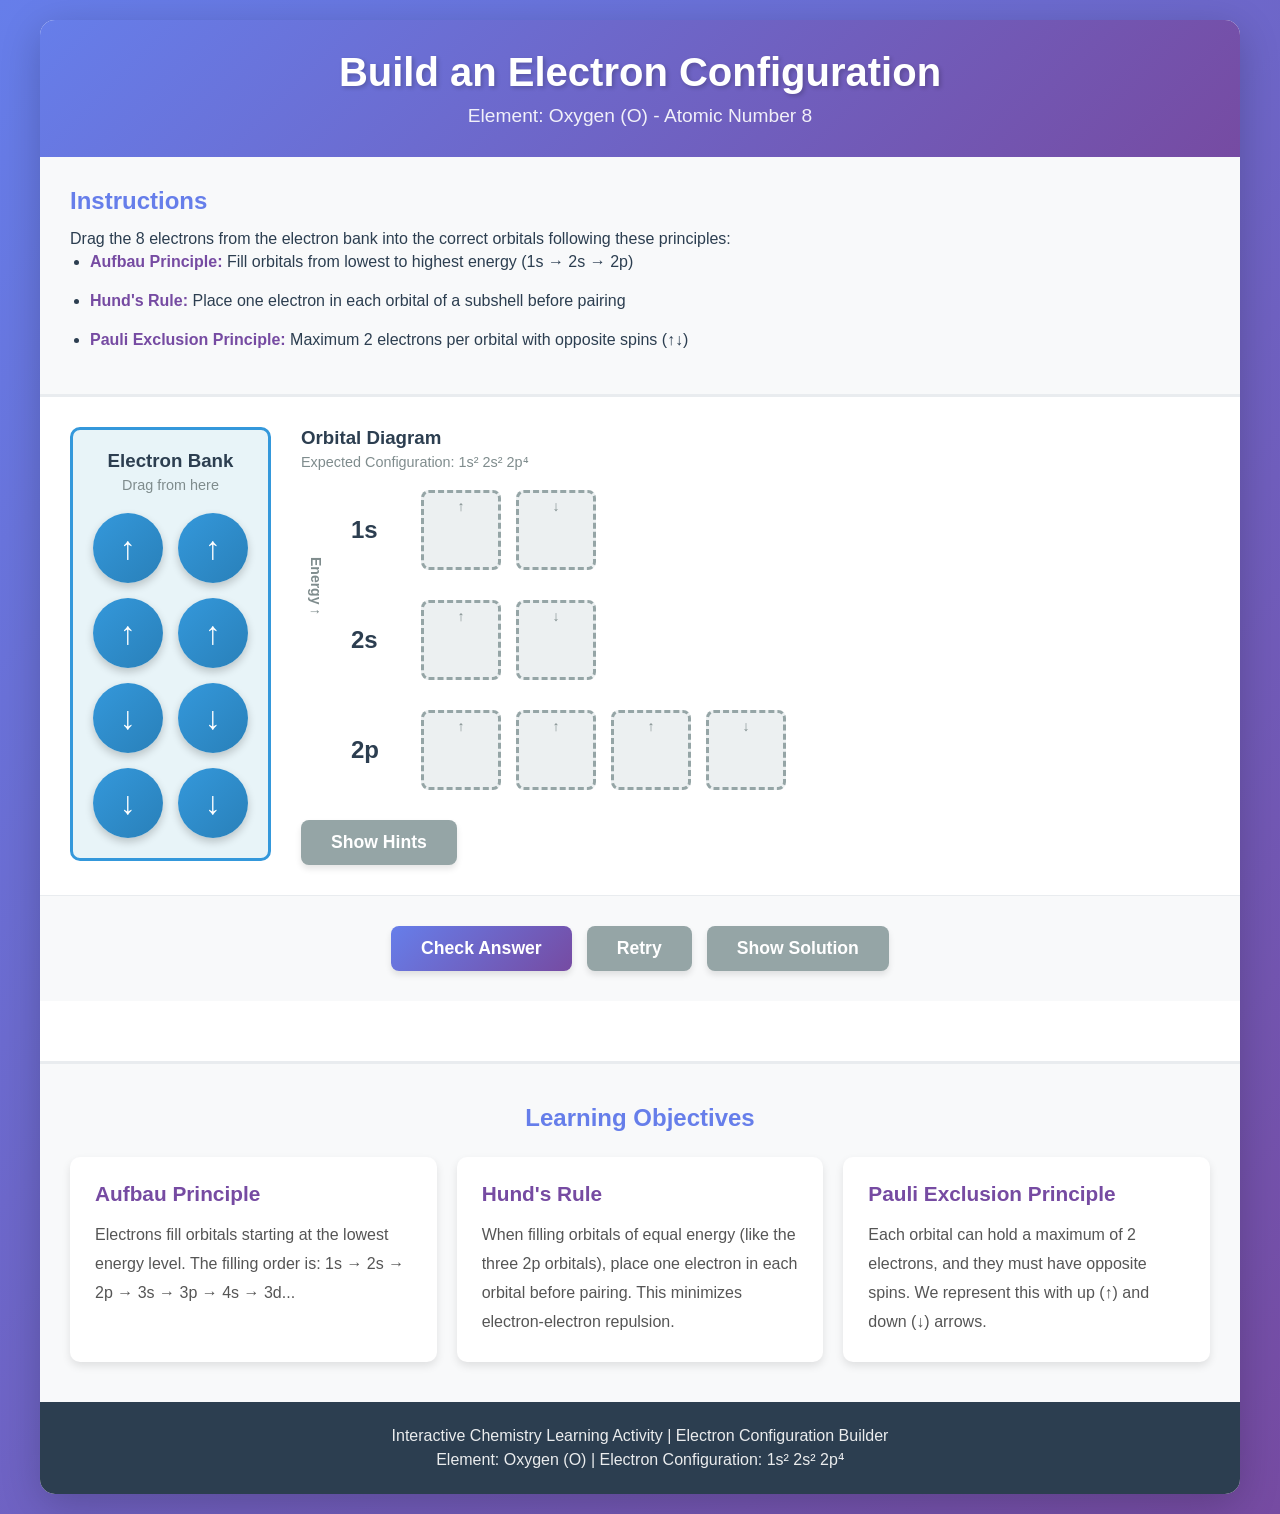
<file: activities/01_electron_configuration/index.html>
<!DOCTYPE html>
<html lang="en">
<head>
    <meta charset="UTF-8">
    <meta name="viewport" content="width=device-width, initial-scale=1.0">
    <title>Electron Configuration: Oxygen - Interactive Learning Activity</title>
    <link rel="stylesheet" href="css/style.css">
</head>
<body>
    <div class="container">
        <!-- Header -->
        <header class="activity-header">
            <h1>Build an Electron Configuration</h1>
            <p class="subtitle">Element: Oxygen (O) - Atomic Number 8</p>
        </header>

        <!-- Instructions -->
        <section class="instructions">
            <h2>Instructions</h2>
            <p>Drag the 8 electrons from the electron bank into the correct orbitals following these principles:</p>
            <ul>
                <li><strong>Aufbau Principle:</strong> Fill orbitals from lowest to highest energy (1s → 2s → 2p)</li>
                <li><strong>Hund's Rule:</strong> Place one electron in each orbital of a subshell before pairing</li>
                <li><strong>Pauli Exclusion Principle:</strong> Maximum 2 electrons per orbital with opposite spins (↑↓)</li>
            </ul>
        </section>

        <!-- Main Activity Area -->
        <div class="activity-area">
            <!-- Electron Bank (Left Side) -->
            <aside class="electron-bank">
                <h3>Electron Bank</h3>
                <p class="bank-subtitle">Drag from here</p>
                <div class="electrons-container" id="electronBank">
                    <!-- Electrons will be generated by JavaScript -->
                </div>
            </aside>

            <!-- Orbital Diagram (Right Side) -->
            <main class="orbital-diagram">
                <h3>Orbital Diagram</h3>
                <p class="diagram-subtitle">Expected Configuration: 1s² 2s² 2p⁴</p>

                <!-- Energy Level Indicator -->
                <div class="energy-axis">
                    <span class="axis-label">Energy ↑</span>
                </div>

                <!-- Orbital Levels -->
                <div class="orbital-container">
                    <!-- 1s Orbital -->
                    <div class="orbital-level">
                        <span class="orbital-label">1s</span>
                        <div class="orbital-boxes">
                            <div class="drop-zone" data-orbital="1s" data-position="up" data-spin="up">
                                <span class="box-label">↑</span>
                            </div>
                            <div class="drop-zone" data-orbital="1s" data-position="down" data-spin="down">
                                <span class="box-label">↓</span>
                            </div>
                        </div>
                    </div>

                    <!-- 2s Orbital -->
                    <div class="orbital-level">
                        <span class="orbital-label">2s</span>
                        <div class="orbital-boxes">
                            <div class="drop-zone" data-orbital="2s" data-position="up" data-spin="up">
                                <span class="box-label">↑</span>
                            </div>
                            <div class="drop-zone" data-orbital="2s" data-position="down" data-spin="down">
                                <span class="box-label">↓</span>
                            </div>
                        </div>
                    </div>

                    <!-- 2p Orbitals -->
                    <div class="orbital-level">
                        <span class="orbital-label">2p</span>
                        <div class="orbital-boxes">
                            <div class="drop-zone" data-orbital="2p" data-position="px-up" data-spin="up">
                                <span class="box-label">↑</span>
                            </div>
                            <div class="drop-zone" data-orbital="2p" data-position="py-up" data-spin="up">
                                <span class="box-label">↑</span>
                            </div>
                            <div class="drop-zone" data-orbital="2p" data-position="pz-up" data-spin="up">
                                <span class="box-label">↑</span>
                            </div>
                            <div class="drop-zone" data-orbital="2p" data-position="px-down" data-spin="down">
                                <span class="box-label">↓</span>
                            </div>
                        </div>
                    </div>
                </div>

                <!-- Hints Section -->
                <div class="hints-section">
                    <button id="showHints" class="btn-secondary">Show Hints</button>
                    <div id="hintsContent" class="hints-content hidden">
                        <h4>Helpful Hints:</h4>
                        <ul>
                            <li>Start with the lowest energy level (1s)</li>
                            <li>Fill each orbital completely before moving to the next energy level</li>
                            <li>For 2p orbitals, place one electron in each before pairing (Hund's rule)</li>
                            <li>The 8th electron will pair up in the first 2p orbital</li>
                        </ul>
                    </div>
                </div>
            </main>
        </div>

        <!-- Control Buttons -->
        <section class="controls">
            <button id="checkAnswer" class="btn-primary">Check Answer</button>
            <button id="retry" class="btn-secondary">Retry</button>
            <button id="showSolution" class="btn-secondary">Show Solution</button>
        </section>

        <!-- Feedback Area -->
        <section class="feedback" id="feedback">
            <!-- Feedback will be displayed here by JavaScript -->
        </section>

        <!-- Educational Content -->
        <section class="educational-content">
            <h2>Learning Objectives</h2>
            <div class="learning-grid">
                <div class="learning-card">
                    <h3>Aufbau Principle</h3>
                    <p>Electrons fill orbitals starting at the lowest energy level. The filling order is: 1s → 2s → 2p → 3s → 3p → 4s → 3d...</p>
                </div>
                <div class="learning-card">
                    <h3>Hund's Rule</h3>
                    <p>When filling orbitals of equal energy (like the three 2p orbitals), place one electron in each orbital before pairing. This minimizes electron-electron repulsion.</p>
                </div>
                <div class="learning-card">
                    <h3>Pauli Exclusion Principle</h3>
                    <p>Each orbital can hold a maximum of 2 electrons, and they must have opposite spins. We represent this with up (↑) and down (↓) arrows.</p>
                </div>
            </div>
        </section>

        <!-- Footer -->
        <footer class="activity-footer">
            <p>Interactive Chemistry Learning Activity | Electron Configuration Builder</p>
            <p>Element: Oxygen (O) | Electron Configuration: 1s² 2s² 2p⁴</p>
        </footer>
    </div>

    <!-- JavaScript -->
    <script src="js/activity.js"></script>
</body>
</html>
</file>
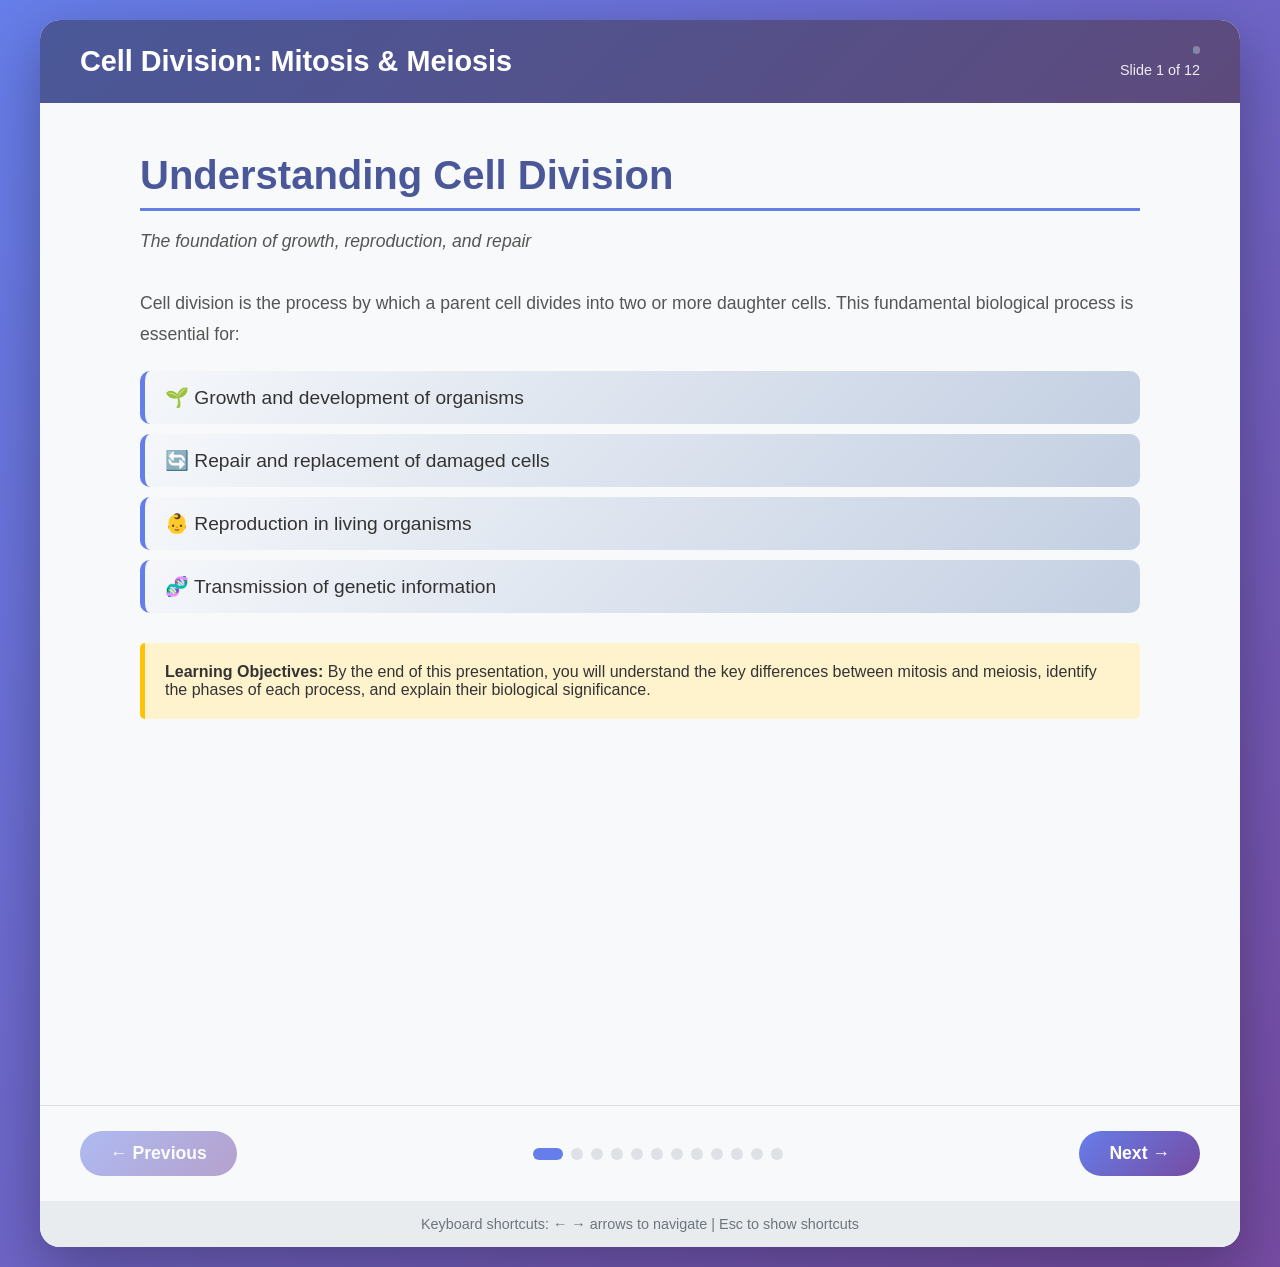
<file: activities/03_cell_division_slides/index.html>
<!DOCTYPE html>
<html lang="en">
<head>
    <meta charset="UTF-8">
    <meta name="viewport" content="width=device-width, initial-scale=1.0">
    <title>Cell Division: Mitosis & Meiosis - Interactive Presentation</title>
    <link rel="stylesheet" href="css/style.css">
</head>
<body>
    <div class="presentation-container">
        <!-- Header -->
        <header class="presentation-header">
            <h1>Cell Division: Mitosis & Meiosis</h1>
            <div class="progress-container">
                <div class="progress-bar" id="progressBar"></div>
                <span class="progress-text" id="progressText">Slide 1 of 12</span>
            </div>
        </header>

        <!-- Slides Container -->
        <main class="slides-wrapper">
            <div class="slides" id="slidesContainer">

                <!-- Slide 1: Title/Introduction -->
                <section class="slide active" data-slide="1">
                    <div class="slide-content">
                        <h2>Understanding Cell Division</h2>
                        <p class="subtitle">The foundation of growth, reproduction, and repair</p>
                        <div class="intro-content">
                            <p>Cell division is the process by which a parent cell divides into two or more daughter cells. This fundamental biological process is essential for:</p>
                            <ul class="feature-list">
                                <li>🌱 Growth and development of organisms</li>
                                <li>🔄 Repair and replacement of damaged cells</li>
                                <li>👶 Reproduction in living organisms</li>
                                <li>🧬 Transmission of genetic information</li>
                            </ul>
                        </div>
                        <div class="slide-note">
                            <strong>Learning Objectives:</strong> By the end of this presentation, you will understand the key differences between mitosis and meiosis, identify the phases of each process, and explain their biological significance.
                        </div>
                    </div>
                </section>

                <!-- Slide 2: Cell Cycle Overview -->
                <section class="slide" data-slide="2">
                    <div class="slide-content">
                        <h2>The Cell Cycle</h2>
                        <div class="diagram-container">
                            <div class="cell-cycle-diagram">
                                <div class="cycle-phase interphase">
                                    <h3>Interphase</h3>
                                    <p>G1, S, G2 phases</p>
                                    <small>~90% of cycle</small>
                                </div>
                                <div class="cycle-phase mitosis">
                                    <h3>M Phase</h3>
                                    <p>Mitosis & Cytokinesis</p>
                                    <small>~10% of cycle</small>
                                </div>
                            </div>
                        </div>
                        <div class="text-content">
                            <p><strong>Interphase</strong> is the period between cell divisions where the cell grows and replicates its DNA:</p>
                            <ul>
                                <li><strong>G1 Phase:</strong> Cell growth and normal functions</li>
                                <li><strong>S Phase:</strong> DNA replication (synthesis)</li>
                                <li><strong>G2 Phase:</strong> Further growth and preparation for division</li>
                            </ul>
                        </div>
                    </div>
                </section>

                <!-- Slide 3: Quiz 1 - Cell Cycle -->
                <section class="slide quiz-slide" data-slide="3">
                    <div class="slide-content">
                        <h2>Knowledge Check: Cell Cycle</h2>
                        <div class="quiz-container">
                            <div class="question">
                                <p class="question-text">During which phase does DNA replication occur?</p>
                                <div class="options">
                                    <button class="option-btn" data-answer="wrong" data-feedback="G1 is the growth phase before DNA replication.">A) G1 Phase</button>
                                    <button class="option-btn" data-answer="correct" data-feedback="Correct! The S (Synthesis) phase is when DNA replication occurs, resulting in identical sister chromatids.">B) S Phase</button>
                                    <button class="option-btn" data-answer="wrong" data-feedback="G2 is the growth phase after DNA replication.">C) G2 Phase</button>
                                    <button class="option-btn" data-answer="wrong" data-feedback="M phase is when the actual division occurs, not DNA replication.">D) M Phase</button>
                                </div>
                                <div class="feedback" id="quiz1-feedback"></div>
                            </div>
                        </div>
                    </div>
                </section>

                <!-- Slide 4: Introduction to Mitosis -->
                <section class="slide" data-slide="4">
                    <div class="slide-content">
                        <h2>Mitosis: Somatic Cell Division</h2>
                        <div class="split-content">
                            <div class="content-left">
                                <h3>Purpose</h3>
                                <p>Mitosis produces two genetically identical daughter cells from a single parent cell.</p>
                                <h3>Key Characteristics</h3>
                                <ul>
                                    <li>Occurs in somatic (body) cells</li>
                                    <li>Produces 2 daughter cells</li>
                                    <li>Maintains chromosome number</li>
                                    <li>Genetically identical to parent</li>
                                </ul>
                            </div>
                            <div class="content-right">
                                <div class="info-box">
                                    <h4>Example</h4>
                                    <p>If a parent cell has 46 chromosomes (diploid), each daughter cell will also have 46 chromosomes.</p>
                                    <p class="formula">2n → 2n + 2n</p>
                                </div>
                            </div>
                        </div>
                    </div>
                </section>

                <!-- Slide 5: Phases of Mitosis -->
                <section class="slide" data-slide="5">
                    <div class="slide-content">
                        <h2>Phases of Mitosis: PMAT</h2>
                        <div class="phases-grid">
                            <div class="phase-card" data-phase="prophase">
                                <h3>Prophase</h3>
                                <div class="phase-visual">P</div>
                                <ul>
                                    <li>Chromatin condenses into chromosomes</li>
                                    <li>Nuclear envelope breaks down</li>
                                    <li>Spindle fibers form</li>
                                    <li>Centrioles move to opposite poles</li>
                                </ul>
                            </div>
                            <div class="phase-card" data-phase="metaphase">
                                <h3>Metaphase</h3>
                                <div class="phase-visual">M</div>
                                <ul>
                                    <li>Chromosomes align at cell equator</li>
                                    <li>Forms the metaphase plate</li>
                                    <li>Spindle fibers attach to centromeres</li>
                                    <li>Checkpoint ensures proper attachment</li>
                                </ul>
                            </div>
                            <div class="phase-card" data-phase="anaphase">
                                <h3>Anaphase</h3>
                                <div class="phase-visual">A</div>
                                <ul>
                                    <li>Sister chromatids separate</li>
                                    <li>Move to opposite poles</li>
                                    <li>Spindle fibers shorten</li>
                                    <li>Cell begins to elongate</li>
                                </ul>
                            </div>
                            <div class="phase-card" data-phase="telophase">
                                <h3>Telophase</h3>
                                <div class="phase-visual">T</div>
                                <ul>
                                    <li>Nuclear envelopes reform</li>
                                    <li>Chromosomes decondense</li>
                                    <li>Spindle fibers disappear</li>
                                    <li>Cytokinesis begins</li>
                                </ul>
                            </div>
                        </div>
                        <p class="mnemonic"><strong>Memory Aid:</strong> <em>Please Make A Tasty (PMAT)</em></p>
                    </div>
                </section>

                <!-- Slide 6: Interactive Mitosis Diagram -->
                <section class="slide interactive-slide" data-slide="6">
                    <div class="slide-content">
                        <h2>Interactive: Identify the Phase</h2>
                        <p class="instruction">Click on each diagram to reveal which phase of mitosis it represents:</p>
                        <div class="interactive-diagrams">
                            <div class="clickable-diagram" data-phase="metaphase">
                                <div class="diagram-placeholder">
                                    <div class="cell-diagram metaphase-diagram">
                                        <div class="chromosomes-metaphase"></div>
                                    </div>
                                </div>
                                <button class="reveal-btn">Reveal Phase</button>
                                <div class="phase-answer hidden">
                                    <strong>Metaphase</strong>
                                    <p>Chromosomes aligned at the center</p>
                                </div>
                            </div>
                            <div class="clickable-diagram" data-phase="anaphase">
                                <div class="diagram-placeholder">
                                    <div class="cell-diagram anaphase-diagram">
                                        <div class="chromosomes-anaphase"></div>
                                    </div>
                                </div>
                                <button class="reveal-btn">Reveal Phase</button>
                                <div class="phase-answer hidden">
                                    <strong>Anaphase</strong>
                                    <p>Sister chromatids moving apart</p>
                                </div>
                            </div>
                            <div class="clickable-diagram" data-phase="prophase">
                                <div class="diagram-placeholder">
                                    <div class="cell-diagram prophase-diagram">
                                        <div class="chromosomes-prophase"></div>
                                    </div>
                                </div>
                                <button class="reveal-btn">Reveal Phase</button>
                                <div class="phase-answer hidden">
                                    <strong>Prophase</strong>
                                    <p>Chromosomes condensing, nuclear envelope breaking down</p>
                                </div>
                            </div>
                        </div>
                    </div>
                </section>

                <!-- Slide 7: Quiz 2 - Mitosis -->
                <section class="slide quiz-slide" data-slide="7">
                    <div class="slide-content">
                        <h2>Knowledge Check: Mitosis</h2>
                        <div class="quiz-container">
                            <div class="question">
                                <p class="question-text">What happens during anaphase of mitosis?</p>
                                <div class="options">
                                    <button class="option-btn" data-answer="wrong" data-feedback="This describes metaphase, not anaphase.">A) Chromosomes line up at the cell's equator</button>
                                    <button class="option-btn" data-answer="correct" data-feedback="Correct! During anaphase, sister chromatids separate and move to opposite poles of the cell.">B) Sister chromatids separate and move to opposite poles</button>
                                    <button class="option-btn" data-answer="wrong" data-feedback="This describes prophase, not anaphase.">C) The nuclear envelope breaks down</button>
                                    <button class="option-btn" data-answer="wrong" data-feedback="This describes telophase/cytokinesis, not anaphase.">D) The cell membrane pinches inward</button>
                                </div>
                                <div class="feedback" id="quiz2-feedback"></div>
                            </div>
                        </div>
                    </div>
                </section>

                <!-- Slide 8: Introduction to Meiosis -->
                <section class="slide" data-slide="8">
                    <div class="slide-content">
                        <h2>Meiosis: Reproductive Cell Division</h2>
                        <div class="split-content">
                            <div class="content-left">
                                <h3>Purpose</h3>
                                <p>Meiosis produces four genetically unique gametes (sex cells) from a single parent cell.</p>
                                <h3>Key Characteristics</h3>
                                <ul>
                                    <li>Occurs in reproductive cells</li>
                                    <li>Produces 4 daughter cells</li>
                                    <li>Reduces chromosome number by half</li>
                                    <li>Genetically unique (variation)</li>
                                    <li>Two rounds of division (Meiosis I & II)</li>
                                </ul>
                            </div>
                            <div class="content-right">
                                <div class="info-box">
                                    <h4>Example</h4>
                                    <p>If a parent cell has 46 chromosomes (diploid), each gamete will have 23 chromosomes (haploid).</p>
                                    <p class="formula">2n → n + n + n + n</p>
                                    <p class="note">When fertilization occurs, two gametes combine to restore the diploid number.</p>
                                </div>
                            </div>
                        </div>
                    </div>
                </section>

                <!-- Slide 9: Meiosis I vs Meiosis II -->
                <section class="slide" data-slide="9">
                    <div class="slide-content">
                        <h2>Two Rounds of Division</h2>
                        <div class="comparison-table">
                            <div class="comparison-column">
                                <h3>Meiosis I</h3>
                                <p class="subtitle">Reductional Division</p>
                                <ul>
                                    <li><strong>Prophase I:</strong> Homologous chromosomes pair up (synapsis) and crossing over occurs</li>
                                    <li><strong>Metaphase I:</strong> Homologous pairs align at equator</li>
                                    <li><strong>Anaphase I:</strong> Homologous chromosomes separate</li>
                                    <li><strong>Telophase I:</strong> Two haploid cells form</li>
                                </ul>
                                <p class="key-point"><strong>Result:</strong> 2 haploid cells (each with duplicated chromosomes)</p>
                            </div>
                            <div class="comparison-column">
                                <h3>Meiosis II</h3>
                                <p class="subtitle">Equational Division (like Mitosis)</p>
                                <ul>
                                    <li><strong>Prophase II:</strong> Chromosomes condense again</li>
                                    <li><strong>Metaphase II:</strong> Chromosomes align at equator</li>
                                    <li><strong>Anaphase II:</strong> Sister chromatids separate</li>
                                    <li><strong>Telophase II:</strong> Four haploid cells form</li>
                                </ul>
                                <p class="key-point"><strong>Result:</strong> 4 haploid gametes (each with single chromosomes)</p>
                            </div>
                        </div>
                    </div>
                </section>

                <!-- Slide 10: Quiz 3 - Meiosis -->
                <section class="slide quiz-slide" data-slide="10">
                    <div class="slide-content">
                        <h2>Knowledge Check: Meiosis</h2>
                        <div class="quiz-container">
                            <div class="question">
                                <p class="question-text">What is the main purpose of meiosis?</p>
                                <div class="options">
                                    <button class="option-btn" data-answer="wrong" data-feedback="Growth and repair are functions of mitosis, not meiosis.">A) Growth and repair of body tissues</button>
                                    <button class="option-btn" data-answer="correct" data-feedback="Correct! Meiosis produces gametes (sex cells) with half the chromosome number, essential for sexual reproduction.">B) Production of sex cells for reproduction</button>
                                    <button class="option-btn" data-answer="wrong" data-feedback="Creating identical cells is the function of mitosis.">C) Creating genetically identical cells</button>
                                    <button class="option-btn" data-answer="wrong" data-feedback="Meiosis reduces chromosome number; it doesn't maintain it.">D) Maintaining chromosome number</button>
                                </div>
                                <div class="feedback" id="quiz3-feedback"></div>
                            </div>
                        </div>
                    </div>
                </section>

                <!-- Slide 11: Mitosis vs Meiosis Comparison -->
                <section class="slide" data-slide="11">
                    <div class="slide-content">
                        <h2>Mitosis vs. Meiosis: Key Differences</h2>
                        <table class="comparison-table-full">
                            <thead>
                                <tr>
                                    <th>Feature</th>
                                    <th>Mitosis</th>
                                    <th>Meiosis</th>
                                </tr>
                            </thead>
                            <tbody>
                                <tr>
                                    <td><strong>Purpose</strong></td>
                                    <td>Growth, repair, asexual reproduction</td>
                                    <td>Sexual reproduction</td>
                                </tr>
                                <tr>
                                    <td><strong>Cell Type</strong></td>
                                    <td>Somatic (body) cells</td>
                                    <td>Germ (reproductive) cells</td>
                                </tr>
                                <tr>
                                    <td><strong>Number of Divisions</strong></td>
                                    <td>One</td>
                                    <td>Two (Meiosis I & II)</td>
                                </tr>
                                <tr>
                                    <td><strong>Daughter Cells Produced</strong></td>
                                    <td>2</td>
                                    <td>4</td>
                                </tr>
                                <tr>
                                    <td><strong>Chromosome Number</strong></td>
                                    <td>Same as parent (diploid → diploid)</td>
                                    <td>Half of parent (diploid → haploid)</td>
                                </tr>
                                <tr>
                                    <td><strong>Genetic Variation</strong></td>
                                    <td>Identical to parent</td>
                                    <td>Genetically unique</td>
                                </tr>
                                <tr>
                                    <td><strong>Crossing Over</strong></td>
                                    <td>No</td>
                                    <td>Yes (Prophase I)</td>
                                </tr>
                            </tbody>
                        </table>
                    </div>
                </section>

                <!-- Slide 12: Summary & Final Quiz -->
                <section class="slide" data-slide="12">
                    <div class="slide-content">
                        <h2>Summary & Final Challenge</h2>
                        <div class="summary-content">
                            <h3>What We've Learned</h3>
                            <ul class="summary-list">
                                <li>✓ The cell cycle includes interphase and M phase</li>
                                <li>✓ Mitosis produces 2 identical diploid cells (PMAT)</li>
                                <li>✓ Meiosis produces 4 unique haploid gametes</li>
                                <li>✓ Meiosis involves two divisions and creates genetic variation</li>
                            </ul>
                        </div>
                        <div class="quiz-container">
                            <div class="question">
                                <p class="question-text"><strong>Final Question:</strong> A cell with 20 chromosomes undergoes meiosis. How many chromosomes will each gamete have?</p>
                                <div class="options">
                                    <button class="option-btn" data-answer="wrong" data-feedback="This would be the result of mitosis, not meiosis.">A) 20 chromosomes</button>
                                    <button class="option-btn" data-answer="correct" data-feedback="Correct! Meiosis reduces the chromosome number by half, so each gamete would have 10 chromosomes (haploid).">B) 10 chromosomes</button>
                                    <button class="option-btn" data-answer="wrong" data-feedback="Meiosis doesn't double the chromosome number.">C) 40 chromosomes</button>
                                    <button class="option-btn" data-answer="wrong" data-feedback="Meiosis produces exactly 4 gametes, each with half the chromosomes.">D) 5 chromosomes</button>
                                </div>
                                <div class="feedback" id="quiz4-feedback"></div>
                            </div>
                        </div>
                        <div class="completion-message hidden" id="completionMessage">
                            <h3>🎉 Congratulations!</h3>
                            <p>You've completed the Cell Division presentation!</p>
                            <p class="score-display">Your Score: <span id="finalScore">0/4</span></p>
                        </div>
                    </div>
                </section>

            </div>
        </main>

        <!-- Navigation Controls -->
        <nav class="slide-controls">
            <button class="nav-btn prev-btn" id="prevBtn" aria-label="Previous slide">
                ← Previous
            </button>
            <div class="slide-indicators" id="slideIndicators">
                <!-- Dynamically generated -->
            </div>
            <button class="nav-btn next-btn" id="nextBtn" aria-label="Next slide">
                Next →
            </button>
        </nav>

        <!-- Keyboard shortcuts info -->
        <div class="shortcuts-info">
            <p>Keyboard shortcuts: ← → arrows to navigate | Esc to show shortcuts</p>
        </div>
    </div>

    <script src="js/activity.js"></script>
</body>
</html>
</file>
<file: activities/01_electron_configuration/css/style.css>
/* ========================================
   Electron Configuration Activity Styles
   ======================================== */

/* Reset and Base Styles */
* {
    margin: 0;
    padding: 0;
    box-sizing: border-box;
}

body {
    font-family: 'Segoe UI', Tahoma, Geneva, Verdana, sans-serif;
    background: linear-gradient(135deg, #667eea 0%, #764ba2 100%);
    min-height: 100vh;
    padding: 20px;
    color: #2c3e50;
}

.container {
    max-width: 1200px;
    margin: 0 auto;
    background: #fff;
    border-radius: 15px;
    box-shadow: 0 10px 40px rgba(0, 0, 0, 0.2);
    overflow: hidden;
}

/* Header */
.activity-header {
    background: linear-gradient(135deg, #667eea 0%, #764ba2 100%);
    color: white;
    padding: 30px;
    text-align: center;
}

.activity-header h1 {
    font-size: 2.5em;
    margin-bottom: 10px;
    text-shadow: 2px 2px 4px rgba(0, 0, 0, 0.2);
}

.subtitle {
    font-size: 1.2em;
    opacity: 0.9;
}

/* Instructions */
.instructions {
    padding: 30px;
    background: #f8f9fa;
    border-bottom: 3px solid #e9ecef;
}

.instructions h2 {
    color: #667eea;
    margin-bottom: 15px;
}

.instructions ul {
    margin-left: 20px;
    line-height: 1.8;
}

.instructions li {
    margin-bottom: 10px;
}

.instructions strong {
    color: #764ba2;
}

/* Main Activity Area */
.activity-area {
    display: flex;
    gap: 30px;
    padding: 30px;
    background: white;
}

/* Electron Bank */
.electron-bank {
    flex: 0 0 200px;
    background: #e8f4f8;
    border: 3px solid #3498db;
    border-radius: 10px;
    padding: 20px;
    height: fit-content;
}

.electron-bank h3 {
    color: #2c3e50;
    margin-bottom: 5px;
    text-align: center;
}

.bank-subtitle {
    text-align: center;
    font-size: 0.9em;
    color: #7f8c8d;
    margin-bottom: 20px;
}

.electrons-container {
    display: grid;
    grid-template-columns: repeat(2, 1fr);
    gap: 15px;
}

.electron {
    width: 70px;
    height: 70px;
    background: linear-gradient(135deg, #3498db, #2980b9);
    border-radius: 50%;
    display: flex;
    align-items: center;
    justify-content: center;
    font-size: 32px;
    color: white;
    cursor: grab;
    user-select: none;
    box-shadow: 0 4px 8px rgba(0, 0, 0, 0.2);
    transition: transform 0.2s, box-shadow 0.2s;
    font-weight: bold;
}

.electron:hover {
    transform: translateY(-3px);
    box-shadow: 0 6px 12px rgba(0, 0, 0, 0.3);
}

.electron:active {
    cursor: grabbing;
    transform: scale(0.95);
}

.electron.dragging {
    opacity: 0.5;
    cursor: grabbing;
}

/* Orbital Diagram */
.orbital-diagram {
    flex: 1;
    position: relative;
}

.orbital-diagram h3 {
    color: #2c3e50;
    margin-bottom: 5px;
}

.diagram-subtitle {
    font-size: 0.9em;
    color: #7f8c8d;
    margin-bottom: 20px;
}

.energy-axis {
    position: absolute;
    left: 0;
    top: 80px;
    bottom: 200px;
    width: 30px;
    display: flex;
    align-items: center;
    justify-content: center;
}

.axis-label {
    writing-mode: vertical-rl;
    text-orientation: mixed;
    font-size: 14px;
    color: #7f8c8d;
    font-weight: bold;
}

.orbital-container {
    margin-left: 50px;
    display: flex;
    flex-direction: column;
    gap: 30px;
}

.orbital-level {
    display: flex;
    align-items: center;
    gap: 20px;
}

.orbital-label {
    font-size: 1.5em;
    font-weight: bold;
    color: #2c3e50;
    min-width: 50px;
}

.orbital-boxes {
    display: flex;
    gap: 15px;
}

.drop-zone {
    width: 80px;
    height: 80px;
    border: 3px dashed #95a5a6;
    border-radius: 8px;
    background: #ecf0f1;
    display: flex;
    align-items: center;
    justify-content: center;
    position: relative;
    transition: all 0.3s ease;
}

.drop-zone .box-label {
    position: absolute;
    top: 5px;
    font-size: 14px;
    color: #7f8c8d;
}

.drop-zone.drag-over {
    background: #d5e8f7;
    border-color: #3498db;
    border-style: solid;
    transform: scale(1.05);
}

.drop-zone.filled {
    background: #d5f4e6;
    border-color: #27ae60;
    border-style: solid;
}

.drop-zone.correct {
    background: #d5f4e6;
    border-color: #27ae60;
    animation: correctPulse 0.5s ease;
}

.drop-zone.incorrect {
    background: #fadbd8;
    border-color: #e74c3c;
    animation: incorrectShake 0.5s ease;
}

@keyframes correctPulse {
    0%, 100% { transform: scale(1); }
    50% { transform: scale(1.1); }
}

@keyframes incorrectShake {
    0%, 100% { transform: translateX(0); }
    25% { transform: translateX(-10px); }
    75% { transform: translateX(10px); }
}

/* Electron in drop zone */
.drop-zone .electron {
    width: 60px;
    height: 60px;
    font-size: 28px;
    margin: 0;
}

/* Hints Section */
.hints-section {
    margin-top: 30px;
}

.hints-content {
    margin-top: 15px;
    padding: 20px;
    background: #fff9e6;
    border-left: 4px solid #f39c12;
    border-radius: 5px;
    transition: max-height 0.3s ease, opacity 0.3s ease;
}

.hints-content.hidden {
    display: none;
}

.hints-content h4 {
    color: #f39c12;
    margin-bottom: 10px;
}

.hints-content ul {
    margin-left: 20px;
    line-height: 1.8;
}

.hints-content li {
    margin-bottom: 8px;
}

/* Control Buttons */
.controls {
    display: flex;
    justify-content: center;
    gap: 15px;
    padding: 30px;
    background: #f8f9fa;
    border-top: 1px solid #e9ecef;
}

.btn-primary, .btn-secondary {
    padding: 12px 30px;
    font-size: 1.1em;
    border: none;
    border-radius: 8px;
    cursor: pointer;
    font-weight: 600;
    transition: all 0.3s ease;
    box-shadow: 0 4px 6px rgba(0, 0, 0, 0.1);
}

.btn-primary {
    background: linear-gradient(135deg, #667eea 0%, #764ba2 100%);
    color: white;
}

.btn-primary:hover {
    transform: translateY(-2px);
    box-shadow: 0 6px 12px rgba(0, 0, 0, 0.2);
}

.btn-secondary {
    background: #95a5a6;
    color: white;
}

.btn-secondary:hover {
    background: #7f8c8d;
    transform: translateY(-2px);
    box-shadow: 0 6px 12px rgba(0, 0, 0, 0.2);
}

.btn-primary:active, .btn-secondary:active {
    transform: translateY(0);
}

/* Feedback Area */
.feedback {
    padding: 20px 30px;
    min-height: 60px;
}

.feedback.success {
    background: #d5f4e6;
    border-left: 5px solid #27ae60;
    color: #27ae60;
}

.feedback.partial {
    background: #fff3cd;
    border-left: 5px solid #f39c12;
    color: #856404;
}

.feedback.error {
    background: #fadbd8;
    border-left: 5px solid #e74c3c;
    color: #c0392b;
}

.feedback-content {
    display: flex;
    align-items: center;
    gap: 15px;
}

.feedback-icon {
    font-size: 2em;
}

.feedback-text h3 {
    margin-bottom: 5px;
}

.feedback-score {
    font-size: 1.2em;
    font-weight: bold;
    margin-top: 10px;
}

/* Educational Content */
.educational-content {
    padding: 40px 30px;
    background: #f8f9fa;
    border-top: 3px solid #e9ecef;
}

.educational-content h2 {
    color: #667eea;
    margin-bottom: 25px;
    text-align: center;
}

.learning-grid {
    display: grid;
    grid-template-columns: repeat(auto-fit, minmax(300px, 1fr));
    gap: 20px;
}

.learning-card {
    background: white;
    padding: 25px;
    border-radius: 10px;
    box-shadow: 0 4px 8px rgba(0, 0, 0, 0.1);
    transition: transform 0.3s ease;
}

.learning-card:hover {
    transform: translateY(-5px);
    box-shadow: 0 6px 12px rgba(0, 0, 0, 0.15);
}

.learning-card h3 {
    color: #764ba2;
    margin-bottom: 15px;
    font-size: 1.3em;
}

.learning-card p {
    line-height: 1.8;
    color: #555;
}

/* Footer */
.activity-footer {
    background: #2c3e50;
    color: white;
    padding: 20px;
    text-align: center;
}

.activity-footer p {
    margin: 5px 0;
    opacity: 0.9;
}

/* Responsive Design */
@media (max-width: 768px) {
    .activity-area {
        flex-direction: column;
    }

    .electron-bank {
        flex: 1 0 auto;
    }

    .activity-header h1 {
        font-size: 1.8em;
    }

    .controls {
        flex-direction: column;
    }

    .btn-primary, .btn-secondary {
        width: 100%;
    }

    .orbital-container {
        margin-left: 20px;
    }

    .drop-zone {
        width: 60px;
        height: 60px;
    }

    .electron {
        width: 50px;
        height: 50px;
        font-size: 24px;
    }

    .drop-zone .electron {
        width: 45px;
        height: 45px;
        font-size: 20px;
    }

    .learning-grid {
        grid-template-columns: 1fr;
    }
}

/* Accessibility */
.drop-zone:focus,
.electron:focus,
.btn-primary:focus,
.btn-secondary:focus {
    outline: 3px solid #667eea;
    outline-offset: 2px;
}

/* Print Styles */
@media print {
    body {
        background: white;
    }

    .container {
        box-shadow: none;
    }

    .controls,
    .hints-section {
        display: none;
    }
}
</file>
<file: activities/03_cell_division_slides/css/style.css>
/* ===================================
   Cell Division Interactive Slides
   Standalone Web Application
   =================================== */

/* ===== RESET & BASE STYLES ===== */
* {
    margin: 0;
    padding: 0;
    box-sizing: border-box;
}

body {
    font-family: 'Segoe UI', Tahoma, Geneva, Verdana, sans-serif;
    background: linear-gradient(135deg, #667eea 0%, #764ba2 100%);
    min-height: 100vh;
    display: flex;
    align-items: center;
    justify-content: center;
    padding: 20px;
    color: #333;
}

/* ===== PRESENTATION CONTAINER ===== */
.presentation-container {
    width: 100%;
    max-width: 1200px;
    background: white;
    border-radius: 20px;
    box-shadow: 0 20px 60px rgba(0, 0, 0, 0.3);
    overflow: hidden;
    display: flex;
    flex-direction: column;
    min-height: 700px;
}

/* ===== HEADER ===== */
.presentation-header {
    background: linear-gradient(135deg, #4a5899 0%, #5d4a7c 100%);
    color: white;
    padding: 25px 40px;
    display: flex;
    justify-content: space-between;
    align-items: center;
    box-shadow: 0 4px 6px rgba(0, 0, 0, 0.1);
}

.presentation-header h1 {
    font-size: 1.8rem;
    font-weight: 600;
}

.progress-container {
    display: flex;
    flex-direction: column;
    align-items: flex-end;
    gap: 8px;
}

.progress-bar {
    width: 200px;
    height: 8px;
    background: rgba(255, 255, 255, 0.3);
    border-radius: 10px;
    overflow: hidden;
    position: relative;
}

.progress-bar::after {
    content: '';
    position: absolute;
    left: 0;
    top: 0;
    height: 100%;
    width: 8.33%; /* 1/12 slides */
    background: linear-gradient(90deg, #48c774, #3298dc);
    border-radius: 10px;
    transition: width 0.4s ease;
}

.progress-text {
    font-size: 0.9rem;
    opacity: 0.9;
}

/* ===== SLIDES WRAPPER ===== */
.slides-wrapper {
    flex: 1;
    overflow: hidden;
    position: relative;
    background: #f8f9fa;
}

.slides {
    display: flex;
    height: 100%;
    transition: transform 0.5s cubic-bezier(0.4, 0, 0.2, 1);
}

/* ===== INDIVIDUAL SLIDE ===== */
.slide {
    min-width: 100%;
    padding: 50px 60px;
    display: flex;
    flex-direction: column;
    opacity: 0;
    transform: translateX(20px);
    transition: opacity 0.5s ease, transform 0.5s ease;
}

.slide.active {
    opacity: 1;
    transform: translateX(0);
}

.slide-content {
    max-width: 1000px;
    margin: 0 auto;
    width: 100%;
}

.slide-content h2 {
    font-size: 2.5rem;
    color: #4a5899;
    margin-bottom: 15px;
    border-bottom: 3px solid #667eea;
    padding-bottom: 10px;
}

.subtitle {
    font-size: 1.3rem;
    color: #666;
    font-style: italic;
    margin-bottom: 30px;
}

.slide-content p {
    font-size: 1.1rem;
    line-height: 1.8;
    color: #555;
    margin-bottom: 20px;
}

/* ===== INTRO CONTENT ===== */
.intro-content {
    margin: 30px 0;
}

.feature-list {
    list-style: none;
    padding: 0;
}

.feature-list li {
    font-size: 1.2rem;
    padding: 15px 20px;
    margin: 10px 0;
    background: linear-gradient(135deg, #f5f7fa 0%, #c3cfe2 100%);
    border-radius: 10px;
    border-left: 5px solid #667eea;
}

.slide-note {
    margin-top: 30px;
    padding: 20px;
    background: #fff3cd;
    border-left: 5px solid #ffc107;
    border-radius: 5px;
}

/* ===== DIAGRAMS ===== */
.diagram-container {
    margin: 30px 0;
}

.cell-cycle-diagram {
    display: flex;
    gap: 30px;
    justify-content: center;
    margin: 30px 0;
}

.cycle-phase {
    flex: 1;
    padding: 30px;
    border-radius: 15px;
    text-align: center;
    color: white;
    box-shadow: 0 8px 16px rgba(0, 0, 0, 0.2);
}

.cycle-phase.interphase {
    background: linear-gradient(135deg, #667eea 0%, #764ba2 100%);
}

.cycle-phase.mitosis {
    background: linear-gradient(135deg, #f093fb 0%, #f5576c 100%);
}

.cycle-phase h3 {
    font-size: 1.8rem;
    margin-bottom: 10px;
}

.cycle-phase p {
    font-size: 1.1rem;
    color: white;
    margin: 10px 0;
}

.cycle-phase small {
    font-size: 0.9rem;
    opacity: 0.9;
}

/* ===== SPLIT CONTENT ===== */
.split-content {
    display: grid;
    grid-template-columns: 1fr 1fr;
    gap: 40px;
    margin: 30px 0;
}

.content-left h3,
.content-right h3 {
    color: #4a5899;
    font-size: 1.5rem;
    margin-bottom: 15px;
}

.content-left ul,
.content-right ul {
    list-style-position: inside;
    color: #555;
}

.content-left li,
.content-right li {
    margin: 10px 0;
    padding-left: 10px;
}

.info-box {
    padding: 25px;
    background: linear-gradient(135deg, #e0f7fa 0%, #b2ebf2 100%);
    border-radius: 12px;
    border: 2px solid #00acc1;
}

.info-box h4 {
    color: #00838f;
    margin-bottom: 15px;
    font-size: 1.3rem;
}

.formula {
    font-size: 1.5rem;
    font-weight: bold;
    text-align: center;
    margin: 20px 0;
    color: #00838f;
    font-family: 'Courier New', monospace;
}

.note {
    font-size: 0.95rem;
    font-style: italic;
    color: #555;
}

/* ===== PHASES GRID ===== */
.phases-grid {
    display: grid;
    grid-template-columns: repeat(2, 1fr);
    gap: 25px;
    margin: 30px 0;
}

.phase-card {
    background: white;
    border-radius: 12px;
    padding: 25px;
    box-shadow: 0 4px 12px rgba(0, 0, 0, 0.1);
    border: 2px solid #e0e0e0;
    transition: transform 0.3s ease, box-shadow 0.3s ease;
}

.phase-card:hover {
    transform: translateY(-5px);
    box-shadow: 0 8px 20px rgba(0, 0, 0, 0.15);
}

.phase-card[data-phase="prophase"] {
    border-top: 4px solid #ff6b6b;
}

.phase-card[data-phase="metaphase"] {
    border-top: 4px solid #4ecdc4;
}

.phase-card[data-phase="anaphase"] {
    border-top: 4px solid #45b7d1;
}

.phase-card[data-phase="telophase"] {
    border-top: 4px solid #96ceb4;
}

.phase-visual {
    width: 60px;
    height: 60px;
    border-radius: 50%;
    display: flex;
    align-items: center;
    justify-content: center;
    font-size: 2rem;
    font-weight: bold;
    color: white;
    margin: 0 auto 15px;
}

.phase-card[data-phase="prophase"] .phase-visual {
    background: #ff6b6b;
}

.phase-card[data-phase="metaphase"] .phase-visual {
    background: #4ecdc4;
}

.phase-card[data-phase="anaphase"] .phase-visual {
    background: #45b7d1;
}

.phase-card[data-phase="telophase"] .phase-visual {
    background: #96ceb4;
}

.phase-card h3 {
    text-align: center;
    color: #4a5899;
    margin-bottom: 15px;
    font-size: 1.3rem;
}

.phase-card ul {
    list-style: none;
    padding: 0;
}

.phase-card li {
    padding: 8px 0;
    padding-left: 20px;
    position: relative;
    color: #555;
}

.phase-card li::before {
    content: '•';
    position: absolute;
    left: 0;
    color: #667eea;
    font-weight: bold;
}

.mnemonic {
    text-align: center;
    font-size: 1.2rem;
    color: #667eea;
    margin-top: 20px;
    padding: 15px;
    background: #f0f3ff;
    border-radius: 8px;
}

/* ===== INTERACTIVE DIAGRAMS ===== */
.interactive-diagrams {
    display: flex;
    gap: 30px;
    justify-content: space-around;
    margin: 40px 0;
}

.clickable-diagram {
    flex: 1;
    text-align: center;
}

.diagram-placeholder {
    margin-bottom: 15px;
}

.cell-diagram {
    width: 200px;
    height: 200px;
    margin: 0 auto;
    border: 3px solid #4a5899;
    border-radius: 50%;
    position: relative;
    background: radial-gradient(circle, #e3f2fd 0%, #bbdefb 100%);
    display: flex;
    align-items: center;
    justify-content: center;
}

/* Simplified chromosome representations */
.chromosomes-metaphase {
    width: 80px;
    height: 4px;
    background: #4a5899;
    position: relative;
}

.chromosomes-metaphase::before,
.chromosomes-metaphase::after {
    content: '';
    position: absolute;
    width: 80px;
    height: 4px;
    background: #4a5899;
}

.chromosomes-metaphase::before {
    transform: translateY(-15px);
}

.chromosomes-metaphase::after {
    transform: translateY(15px);
}

.chromosomes-anaphase {
    width: 100%;
    height: 100%;
    position: relative;
}

.chromosomes-anaphase::before,
.chromosomes-anaphase::after {
    content: '';
    position: absolute;
    width: 50px;
    height: 60px;
    background: #4a5899;
    border-radius: 30px;
    top: 50%;
    transform: translateY(-50%);
}

.chromosomes-anaphase::before {
    left: 20px;
}

.chromosomes-anaphase::after {
    right: 20px;
}

.chromosomes-prophase {
    width: 120px;
    height: 120px;
    position: relative;
}

.chromosomes-prophase::before,
.chromosomes-prophase::after {
    content: '';
    position: absolute;
    width: 40px;
    height: 40px;
    background: #4a5899;
    border-radius: 5px;
    opacity: 0.7;
}

.chromosomes-prophase::before {
    top: 20px;
    left: 30px;
    transform: rotate(15deg);
}

.chromosomes-prophase::after {
    bottom: 20px;
    right: 30px;
    transform: rotate(-25deg);
}

.reveal-btn {
    padding: 10px 25px;
    background: #667eea;
    color: white;
    border: none;
    border-radius: 25px;
    cursor: pointer;
    font-size: 1rem;
    transition: all 0.3s ease;
}

.reveal-btn:hover {
    background: #5568d3;
    transform: scale(1.05);
}

.reveal-btn:active {
    transform: scale(0.98);
}

.phase-answer {
    margin-top: 15px;
    padding: 15px;
    background: #e8f5e9;
    border-radius: 8px;
    border: 2px solid #4caf50;
}

.phase-answer.hidden {
    display: none;
}

.phase-answer strong {
    color: #2e7d32;
    font-size: 1.2rem;
    display: block;
    margin-bottom: 5px;
}

/* ===== QUIZ SLIDES ===== */
.quiz-container {
    max-width: 800px;
    margin: 40px auto;
}

.question {
    background: white;
    padding: 40px;
    border-radius: 15px;
    box-shadow: 0 8px 20px rgba(0, 0, 0, 0.1);
}

.question-text {
    font-size: 1.4rem;
    font-weight: 600;
    color: #333;
    margin-bottom: 30px;
}

.options {
    display: flex;
    flex-direction: column;
    gap: 15px;
}

.option-btn {
    padding: 18px 25px;
    font-size: 1.1rem;
    text-align: left;
    background: #f8f9fa;
    border: 2px solid #dee2e6;
    border-radius: 10px;
    cursor: pointer;
    transition: all 0.3s ease;
    color: #333;
}

.option-btn:hover {
    background: #e9ecef;
    border-color: #667eea;
    transform: translateX(5px);
}

.option-btn.correct {
    background: #d4edda;
    border-color: #28a745;
    color: #155724;
}

.option-btn.wrong {
    background: #f8d7da;
    border-color: #dc3545;
    color: #721c24;
}

.option-btn:disabled {
    cursor: not-allowed;
    opacity: 0.7;
}

.feedback {
    margin-top: 25px;
    padding: 20px;
    border-radius: 10px;
    font-size: 1.1rem;
    display: none;
}

.feedback.show {
    display: block;
}

.feedback.correct {
    background: #d4edda;
    border: 2px solid #28a745;
    color: #155724;
}

.feedback.wrong {
    background: #f8d7da;
    border: 2px solid #dc3545;
    color: #721c24;
}

/* ===== COMPARISON TABLE ===== */
.comparison-table {
    display: grid;
    grid-template-columns: 1fr 1fr;
    gap: 30px;
    margin: 30px 0;
}

.comparison-column {
    background: white;
    padding: 30px;
    border-radius: 12px;
    box-shadow: 0 4px 12px rgba(0, 0, 0, 0.1);
}

.comparison-column h3 {
    color: #4a5899;
    font-size: 1.8rem;
    margin-bottom: 10px;
}

.comparison-column .subtitle {
    font-size: 1rem;
    color: #888;
    margin-bottom: 20px;
}

.comparison-column ul {
    list-style: none;
    padding: 0;
}

.comparison-column li {
    padding: 12px 0;
    border-bottom: 1px solid #e0e0e0;
    color: #555;
}

.comparison-column li:last-child {
    border-bottom: none;
}

.key-point {
    margin-top: 20px;
    padding: 15px;
    background: #e3f2fd;
    border-left: 4px solid #2196f3;
    border-radius: 5px;
}

/* ===== FULL COMPARISON TABLE ===== */
.comparison-table-full {
    width: 100%;
    border-collapse: collapse;
    margin: 30px 0;
    background: white;
    border-radius: 12px;
    overflow: hidden;
    box-shadow: 0 4px 12px rgba(0, 0, 0, 0.1);
}

.comparison-table-full thead {
    background: linear-gradient(135deg, #4a5899 0%, #5d4a7c 100%);
    color: white;
}

.comparison-table-full th {
    padding: 20px;
    text-align: left;
    font-size: 1.2rem;
}

.comparison-table-full td {
    padding: 18px 20px;
    border-bottom: 1px solid #e0e0e0;
    color: #555;
}

.comparison-table-full tbody tr:hover {
    background: #f5f7fa;
}

.comparison-table-full tbody tr:last-child td {
    border-bottom: none;
}

/* ===== SUMMARY ===== */
.summary-content {
    margin: 30px 0;
}

.summary-list {
    list-style: none;
    padding: 0;
}

.summary-list li {
    font-size: 1.2rem;
    padding: 15px 20px;
    margin: 12px 0;
    background: linear-gradient(135deg, #e8f5e9 0%, #c8e6c9 100%);
    border-radius: 10px;
    border-left: 5px solid #4caf50;
}

.completion-message {
    text-align: center;
    margin-top: 40px;
    padding: 40px;
    background: linear-gradient(135deg, #ffecd2 0%, #fcb69f 100%);
    border-radius: 15px;
    box-shadow: 0 8px 20px rgba(0, 0, 0, 0.1);
}

.completion-message.hidden {
    display: none;
}

.completion-message h3 {
    font-size: 2.5rem;
    color: #d84315;
    margin-bottom: 15px;
}

.score-display {
    font-size: 1.5rem;
    font-weight: bold;
    color: #4a5899;
    margin-top: 20px;
}

.score-display span {
    font-size: 2rem;
    color: #28a745;
}

/* ===== NAVIGATION CONTROLS ===== */
.slide-controls {
    display: flex;
    justify-content: space-between;
    align-items: center;
    padding: 25px 40px;
    background: #f8f9fa;
    border-top: 1px solid #dee2e6;
}

.nav-btn {
    padding: 12px 30px;
    font-size: 1.1rem;
    background: linear-gradient(135deg, #667eea 0%, #764ba2 100%);
    color: white;
    border: none;
    border-radius: 25px;
    cursor: pointer;
    transition: all 0.3s ease;
    font-weight: 600;
}

.nav-btn:hover:not(:disabled) {
    transform: translateY(-2px);
    box-shadow: 0 6px 12px rgba(102, 126, 234, 0.4);
}

.nav-btn:active:not(:disabled) {
    transform: translateY(0);
}

.nav-btn:disabled {
    opacity: 0.5;
    cursor: not-allowed;
}

/* ===== SLIDE INDICATORS ===== */
.slide-indicators {
    display: flex;
    gap: 8px;
}

.indicator-dot {
    width: 12px;
    height: 12px;
    border-radius: 50%;
    background: #dee2e6;
    cursor: pointer;
    transition: all 0.3s ease;
}

.indicator-dot:hover {
    background: #adb5bd;
    transform: scale(1.2);
}

.indicator-dot.active {
    background: #667eea;
    width: 30px;
    border-radius: 6px;
}

/* ===== SHORTCUTS INFO ===== */
.shortcuts-info {
    text-align: center;
    padding: 15px;
    background: #e9ecef;
    color: #6c757d;
    font-size: 0.9rem;
}

/* ===== RESPONSIVE DESIGN ===== */
@media (max-width: 768px) {
    .presentation-header {
        flex-direction: column;
        gap: 15px;
        padding: 20px;
    }

    .presentation-header h1 {
        font-size: 1.4rem;
    }

    .progress-bar {
        width: 150px;
    }

    .slide {
        padding: 30px 25px;
    }

    .slide-content h2 {
        font-size: 1.8rem;
    }

    .split-content {
        grid-template-columns: 1fr;
        gap: 20px;
    }

    .phases-grid {
        grid-template-columns: 1fr;
    }

    .cell-cycle-diagram {
        flex-direction: column;
    }

    .comparison-table {
        grid-template-columns: 1fr;
    }

    .interactive-diagrams {
        flex-direction: column;
    }

    .slide-controls {
        padding: 20px;
    }

    .nav-btn {
        padding: 10px 20px;
        font-size: 0.9rem;
    }

    .slide-indicators {
        display: none;
    }

    .comparison-table-full {
        font-size: 0.85rem;
    }

    .comparison-table-full th,
    .comparison-table-full td {
        padding: 12px 10px;
    }
}

/* ===== ACCESSIBILITY ===== */
.visually-hidden {
    position: absolute;
    width: 1px;
    height: 1px;
    padding: 0;
    margin: -1px;
    overflow: hidden;
    clip: rect(0, 0, 0, 0);
    white-space: nowrap;
    border-width: 0;
}

*:focus {
    outline: 3px solid #667eea;
    outline-offset: 2px;
}

/* ===== ANIMATIONS ===== */
@keyframes slideIn {
    from {
        opacity: 0;
        transform: translateX(30px);
    }
    to {
        opacity: 1;
        transform: translateX(0);
    }
}

@keyframes fadeIn {
    from {
        opacity: 0;
    }
    to {
        opacity: 1;
    }
}

.slide.active .slide-content > * {
    animation: slideIn 0.6s ease forwards;
}

.slide.active .slide-content > *:nth-child(2) {
    animation-delay: 0.1s;
}

.slide.active .slide-content > *:nth-child(3) {
    animation-delay: 0.2s;
}

.slide.active .slide-content > *:nth-child(4) {
    animation-delay: 0.3s;
}

/* ===== PRINT STYLES ===== */
@media print {
    body {
        background: white;
    }

    .presentation-container {
        box-shadow: none;
        max-width: 100%;
    }

    .slide-controls,
    .shortcuts-info,
    .progress-container {
        display: none;
    }

    .slide {
        page-break-after: always;
        opacity: 1;
        transform: none;
    }

    .nav-btn,
    .reveal-btn,
    .option-btn {
        display: none;
    }
}
</file>
